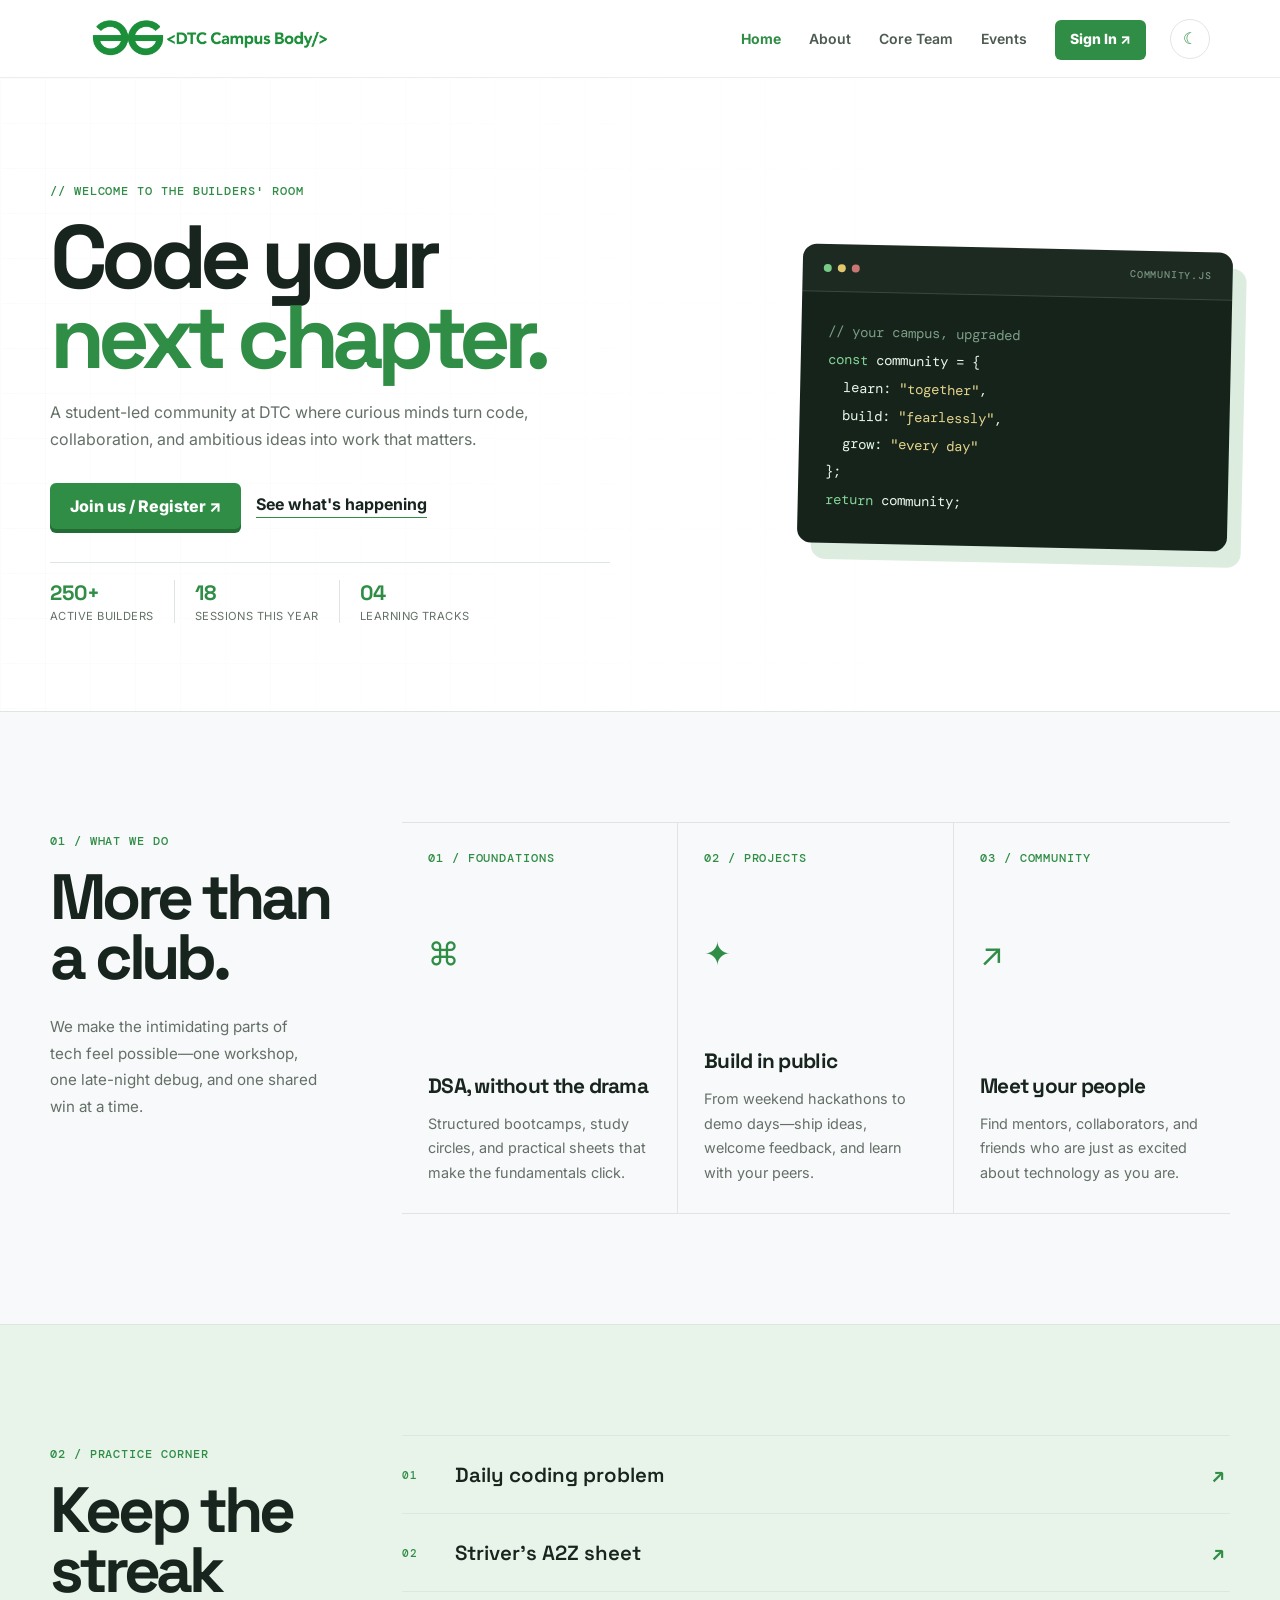
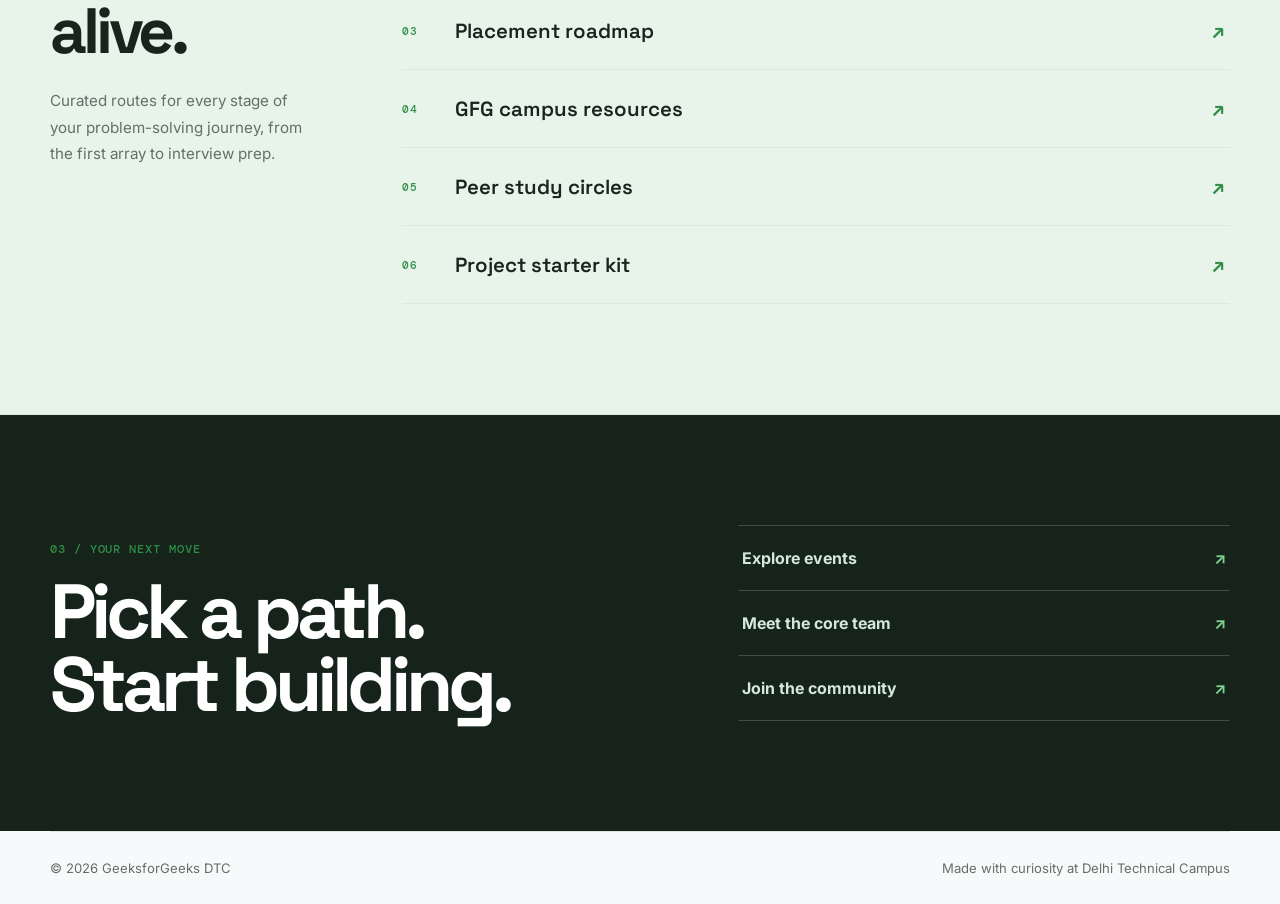
<file: index.html>
<!doctype html>
<html lang="en">
<head>
  <meta charset="utf-8">
  <meta name="viewport" content="width=device-width,initial-scale=1">
  <script src="theme-init.js"></script>
  <title>GeeksforGeeks DTC — Build. Learn. Belong.</title>
  <link rel="icon" href="favicon.svg" type="image/svg+xml">
  <link rel="stylesheet" href="styles.css">
  <link rel="stylesheet" href="home.css?v=20261012-1">
</head>
<body class="home-page">
  <header class="nav">
    <div class="wrap nav-inner">
      <a class="brand" href="index.html"><span class="brand-mark">G</span><span>GeeksforGeeks DTC<small>coding society · est. 2022</small></span></a>
      <button class="menu" aria-label="Toggle navigation">☰</button>
      <nav class="nav-links">
        <a class="active" href="index.html">Home</a>
        <a href="about.html">About</a>
        <a href="team.html">Core Team</a>
        <a href="events.html">Events</a>
        <a class="nav-cta" href="login.html">Join the club ↗</a>
      </nav>
    </div>
  </header>

  <main>
    <section class="hero">
      <div class="wrap hero-inner">
        <div class="hero-content">
          <p class="eyebrow mono">// welcome to the builders' room</p>
          <h1 class="display">Code your<br><em>next chapter.</em></h1>
          <p class="hero-copy">A student-led community at DTC where curious minds turn code, collaboration, and ambitious ideas into work that matters.</p>
          <div class="hero-actions"><a class="button" href="login.html">Join us / Register ↗</a><a class="text-link" href="events.html">See what's happening</a></div>
        </div>
        <div class="terminal" aria-label="Community values shown as code">
          <div class="terminal-top"><i></i><i></i><i></i><span class="mono">community.js</span></div>
          <div class="code"><span class="comment">// your campus, upgraded</span><br><span class="key">const</span> community = {<br>&nbsp;&nbsp;learn: <span class="str">"together"</span>,<br>&nbsp;&nbsp;build: <span class="str">"fearlessly"</span>,<br>&nbsp;&nbsp;grow: <span class="str">"every day"</span><br>};<br><span class="key">return</span> community;</div>
        </div>
      </div>
    </section>

    <section class="home-section home-purpose">
      <div class="wrap home-section-grid">
        <header class="home-section-heading"><p class="eyebrow mono">01 / what we do</p><h2 class="display">More than<br>a club.</h2><p>We make the intimidating parts of tech feel possible—one workshop, one late-night debug, and one shared win at a time.</p></header>
        <div class="home-cards">
          <article class="home-card"><span class="mono">01 / foundations</span><div class="home-card-mark">⌘</div><h3>DSA, without the drama</h3><p>Structured bootcamps, study circles, and practical sheets that make the fundamentals click.</p></article>
          <article class="home-card"><span class="mono">02 / projects</span><div class="home-card-mark">✦</div><h3>Build in public</h3><p>From weekend hackathons to demo days—ship ideas, welcome feedback, and learn with your peers.</p></article>
          <article class="home-card"><span class="mono">03 / community</span><div class="home-card-mark">↗</div><h3>Meet your people</h3><p>Find mentors, collaborators, and friends who are just as excited about technology as you are.</p></article>
        </div>
      </div>
    </section>

    <section class="home-section home-practice">
      <div class="wrap home-section-grid">
        <header class="home-section-heading"><p class="eyebrow mono">02 / practice corner</p><h2 class="display">Keep the<br>streak alive.</h2><p>Curated routes for every stage of your problem-solving journey, from the first array to interview prep.</p></header>
        <div class="home-resources">
          <a href="#"><span><b class="mono">01</b>Daily coding problem</span><i>↗</i></a>
          <a href="#"><span><b class="mono">02</b>Striver's A2Z sheet</span><i>↗</i></a>
          <a href="#"><span><b class="mono">03</b>Placement roadmap</span><i>↗</i></a>
          <a href="#"><span><b class="mono">04</b>GFG campus resources</span><i>↗</i></a>
          <a href="#"><span><b class="mono">05</b>Peer study circles</span><i>↗</i></a>
          <a href="#"><span><b class="mono">06</b>Project starter kit</span><i>↗</i></a>
        </div>
      </div>
    </section>

    <section class="home-cta">
      <div class="wrap home-cta-grid">
        <div><p class="eyebrow mono">03 / your next move</p><h2 class="display">Pick a path.<br>Start building.</h2></div>
        <div class="home-cta-links"><a href="events.html"><span>Explore events</span><i>↗</i></a><a href="team.html"><span>Meet the core team</span><i>↗</i></a><a href="login.html"><span>Join the community</span><i>↗</i></a></div>
      </div>
    </section>
  </main>

  <footer class="wrap"><span>© 2026 GeeksforGeeks DTC</span><span>Made with curiosity at Delhi Technical Campus</span></footer>
  <script src="script.js?v=20261012-7"></script>
</body>
</html>
</file>
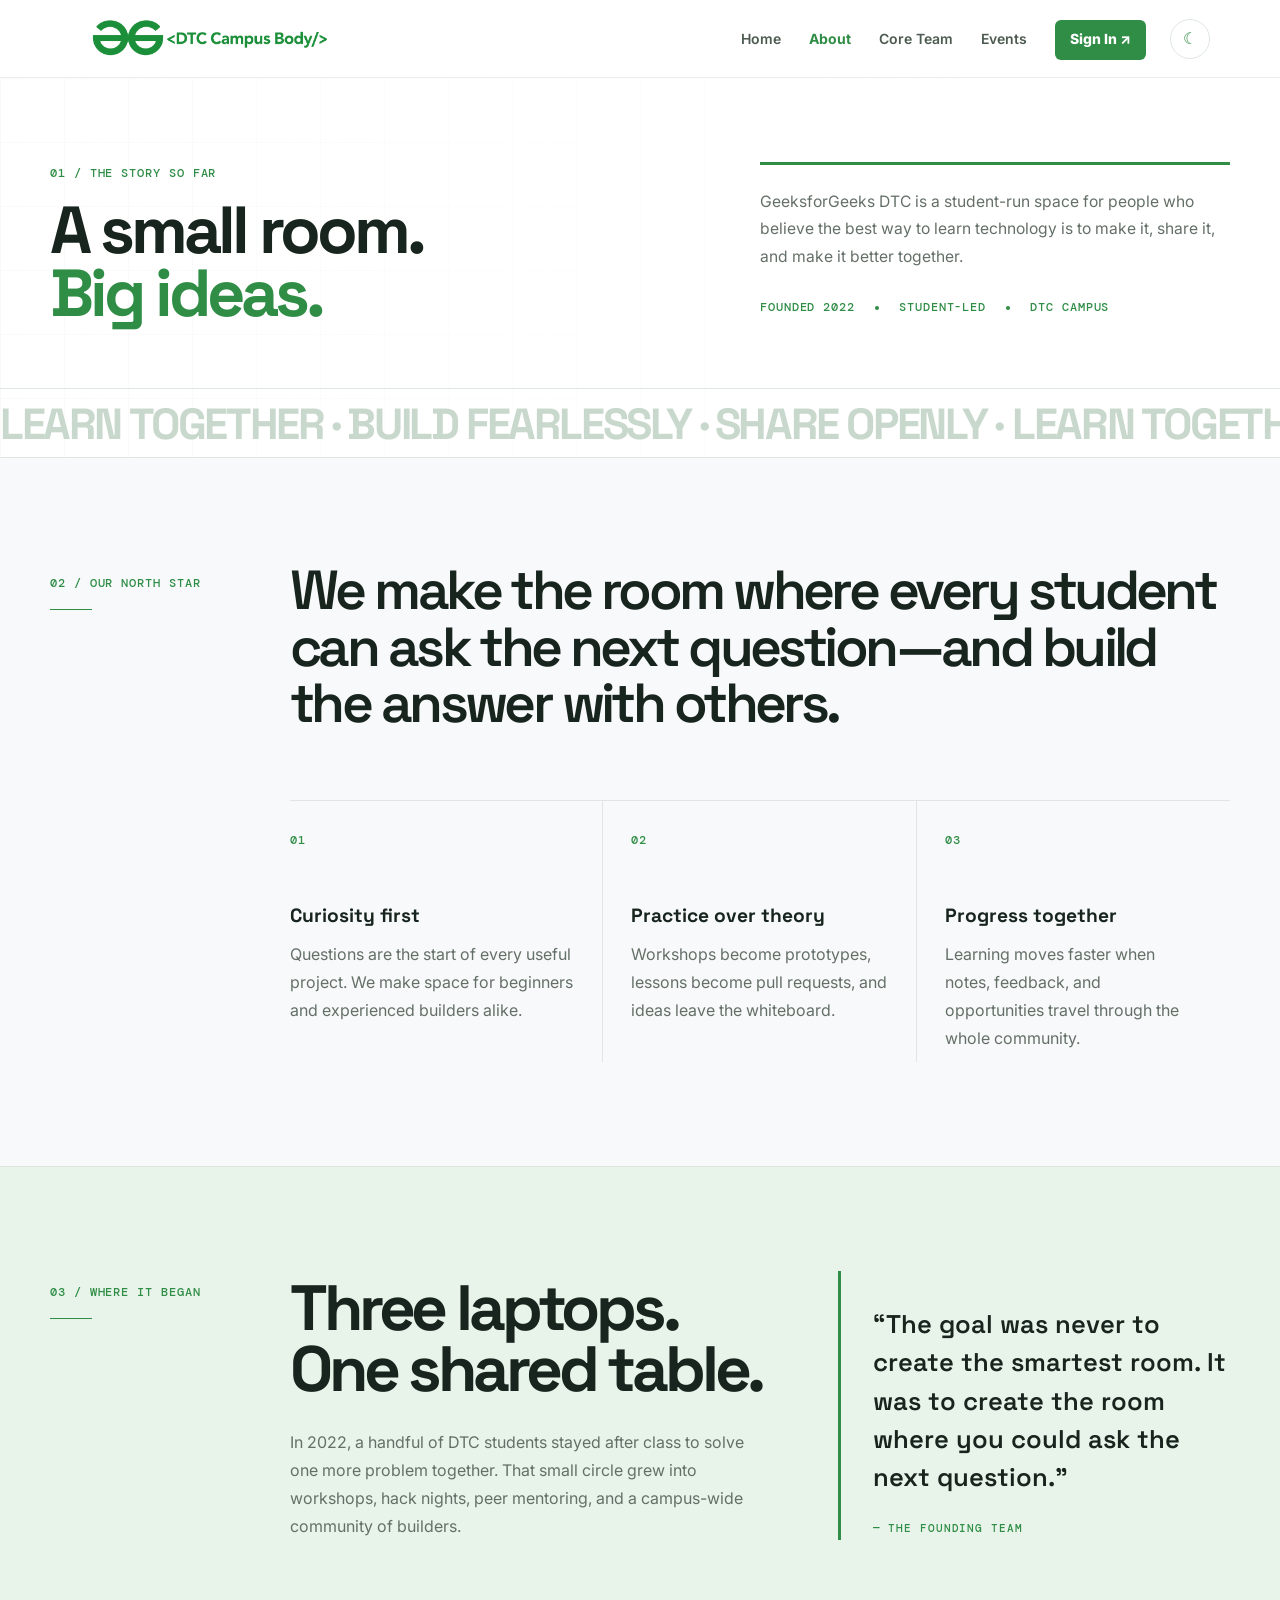
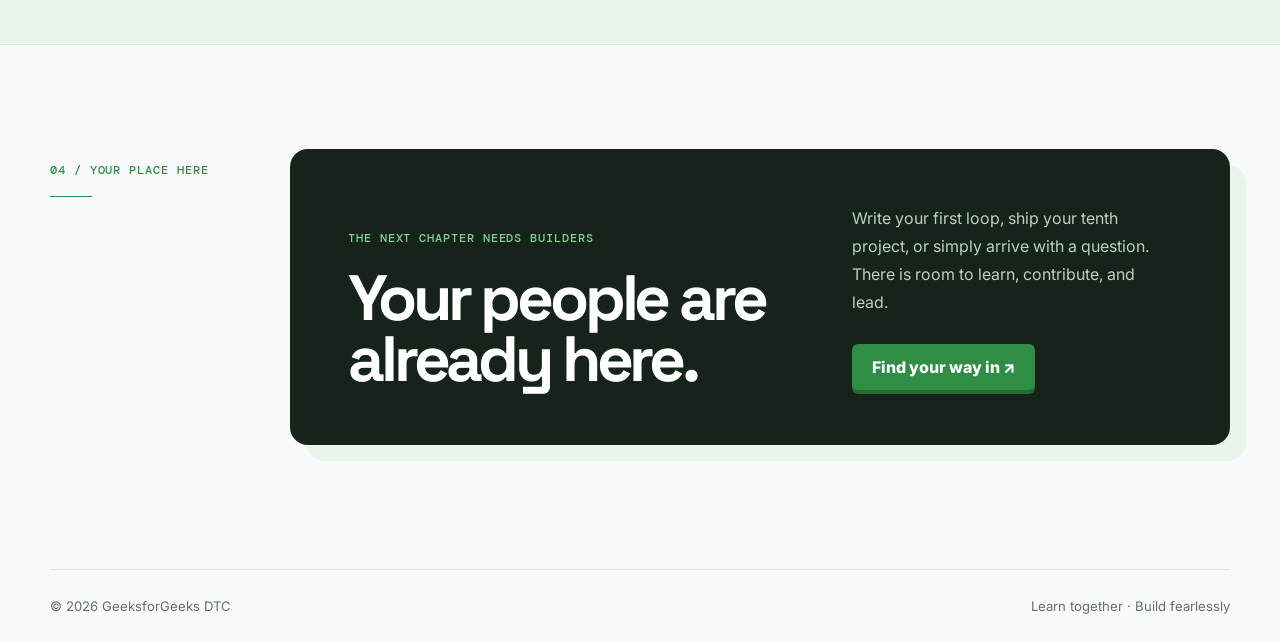
<file: about.html>
<!doctype html>
<html lang="en">
<head>
  <meta charset="utf-8">
  <meta name="viewport" content="width=device-width,initial-scale=1">
  <title>About — GeeksforGeeks DTC</title>
  <link rel="icon" href="favicon.svg" type="image/svg+xml">
  <link rel="stylesheet" href="styles.css">
  <link rel="stylesheet" href="about.css?v=20261012-1">
  <link rel="stylesheet" href="about-type-fix.css?v=20261012-1">
</head>
<body class="about-page">
  <header class="nav">
    <div class="wrap nav-inner">
      <a class="brand" href="index.html"><span class="brand-mark">G</span><span>GeeksforGeeks DTC<small>coding society · est. 2022</small></span></a>
      <button class="menu" aria-label="Toggle navigation">☰</button>
      <nav class="nav-links">
        <a href="index.html">Home</a>
        <a class="active" href="about.html">About</a>
        <a href="team.html">Core Team</a>
        <a href="events.html">Events</a>
        <a class="nav-cta" href="login.html">Join the club ↗</a>
      </nav>
    </div>
  </header>

  <main>
    <section class="about-hero">
      <div class="wrap about-hero-grid">
        <div class="about-hero-copy">
          <p class="eyebrow mono">01 / the story so far</p>
          <h1 class="display">A small room.<br><span>Big ideas.</span></h1>
        </div>
        <div class="about-intro">
          <p>GeeksforGeeks DTC is a student-run space for people who believe the best way to learn technology is to make it, share it, and make it better together.</p>
          <div class="about-meta mono"><span>Founded 2022</span><span>Student-led</span><span>DTC Campus</span></div>
        </div>
      </div>
      <div class="about-marquee" aria-hidden="true"><span>LEARN TOGETHER · BUILD FEARLESSLY · SHARE OPENLY · </span><span>LEARN TOGETHER · BUILD FEARLESSLY · SHARE OPENLY · </span></div>
    </section>

    <section class="about-section about-mission">
      <div class="wrap about-grid">
        <div class="about-label"><span class="mono">02 / our north star</span></div>
        <div>
          <p class="about-manifesto">We make the room where every student can ask the next question—and build the answer with others.</p>
          <div class="about-pillars">
            <article><span class="mono">01</span><h2>Curiosity first</h2><p>Questions are the start of every useful project. We make space for beginners and experienced builders alike.</p></article>
            <article><span class="mono">02</span><h2>Practice over theory</h2><p>Workshops become prototypes, lessons become pull requests, and ideas leave the whiteboard.</p></article>
            <article><span class="mono">03</span><h2>Progress together</h2><p>Learning moves faster when notes, feedback, and opportunities travel through the whole community.</p></article>
          </div>
        </div>
      </div>
    </section>

    <section class="about-section about-origin">
      <div class="wrap about-grid">
        <div class="about-label"><span class="mono">03 / where it began</span></div>
        <div class="origin-layout">
          <div>
            <h2 class="display">Three laptops.<br>One shared table.</h2>
            <p>In 2022, a handful of DTC students stayed after class to solve one more problem together. That small circle grew into workshops, hack nights, peer mentoring, and a campus-wide community of builders.</p>
          </div>
          <blockquote>“The goal was never to create the smartest room. It was to create the room where you could ask the next question.”<cite class="mono">— the founding team</cite></blockquote>
        </div>
      </div>
    </section>

    <section class="about-section about-join">
      <div class="wrap about-grid">
        <div class="about-label"><span class="mono">04 / your place here</span></div>
        <div class="join-panel">
          <div><p class="mono">The next chapter needs builders</p><h2 class="display">Your people are<br>already here.</h2></div>
          <div class="join-copy"><p>Write your first loop, ship your tenth project, or simply arrive with a question. There is room to learn, contribute, and lead.</p><a class="button" href="login.html">Find your way in ↗</a></div>
        </div>
      </div>
    </section>
  </main>

  <footer class="wrap"><span>© 2026 GeeksforGeeks DTC</span><span>Learn together · Build fearlessly</span></footer>
  <script src="script.js?v=20261012-6"></script>
</body>
</html>
</file>
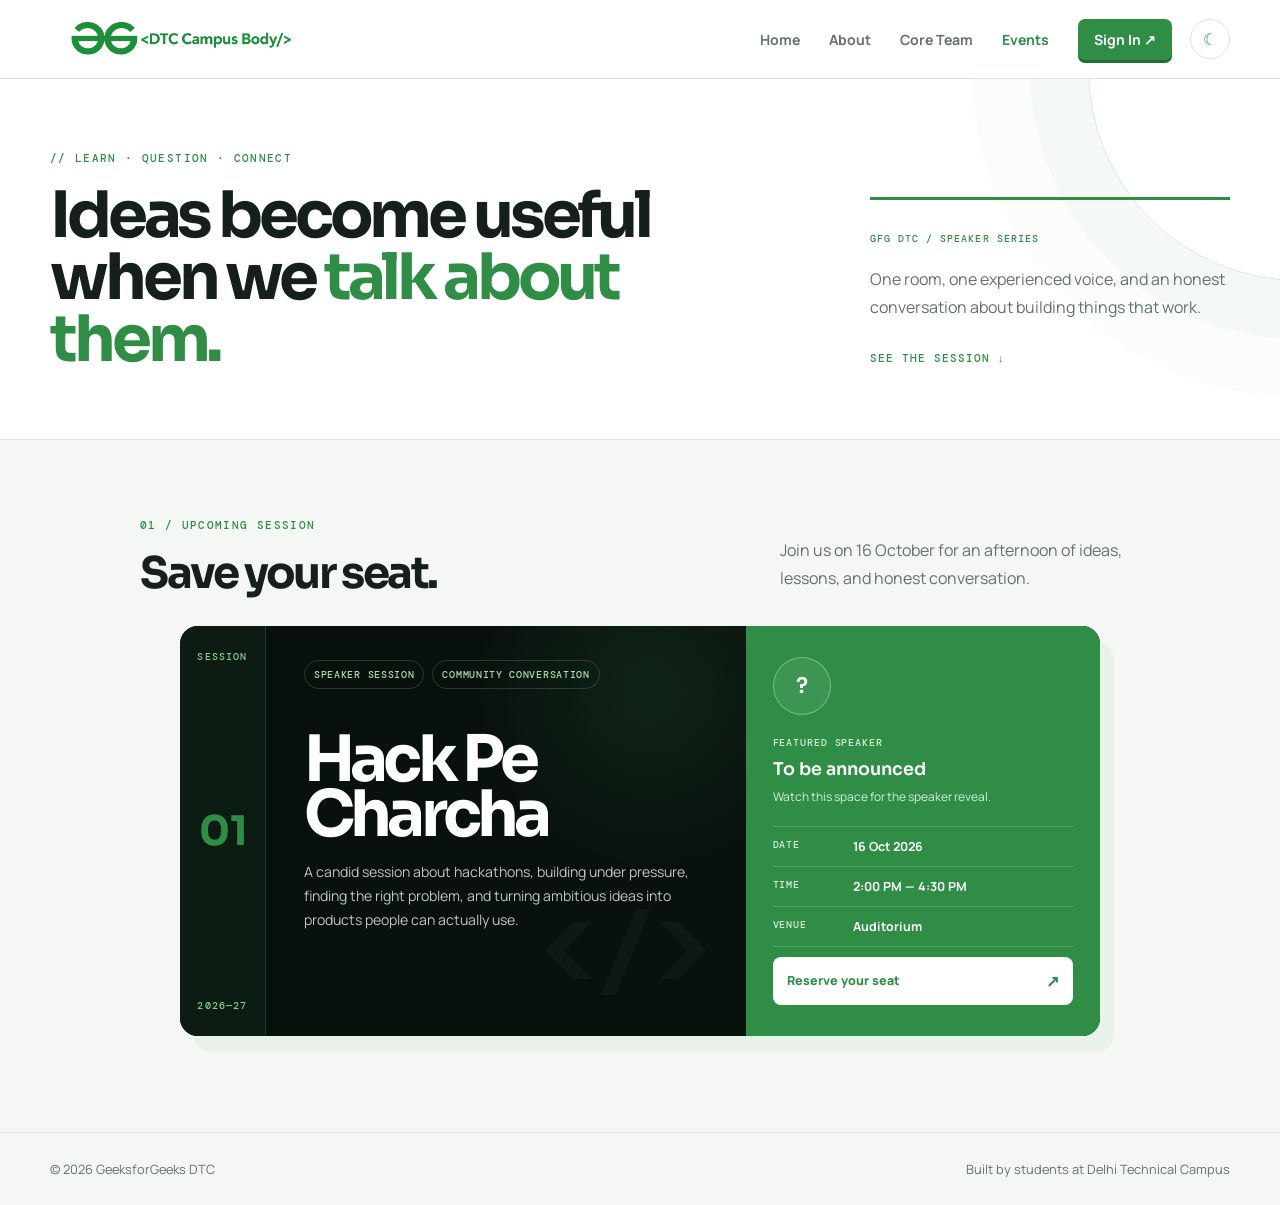
<file: events.html>
<!doctype html>
<html lang="en">
<head>
  <meta charset="utf-8">
  <meta name="viewport" content="width=device-width,initial-scale=1">
  <script src="theme-init.js"></script>
  <meta name="description" content="Hack Pe Charcha — a GeeksforGeeks DTC speaker session.">
  <title>Events — GeeksforGeeks DTC</title>
  <link rel="icon" href="favicon.svg" type="image/svg+xml">
  <link rel="preconnect" href="https://fonts.googleapis.com">
  <link rel="preconnect" href="https://fonts.gstatic.com" crossorigin>
  <link href="https://fonts.googleapis.com/css2?family=DM+Mono:wght@400;500&family=Manrope:wght@400;500;600;700;800&family=Sora:wght@500;600;700&display=swap" rel="stylesheet">
  <link rel="stylesheet" href="events-page.css?v=20261012-1">
  <link rel="stylesheet" href="event-compact.css?v=20261012-1">
  <link rel="stylesheet" href="event-type-fix.css?v=20261012-1">
</head>
<body>
  <header class="event-nav">
    <div class="event-wrap event-nav-inner">
      <a class="event-brand" href="index.html"><img src="dtc-campus-body-logo.png" alt="DTC Campus Body"></a>
      <nav class="event-nav-links"><a href="index.html">Home</a><a href="about.html">About</a><a href="team.html">Core Team</a><a class="active" href="events.html">Events</a><a class="sign-in" href="login.html">Sign In ↗</a></nav>
      <button id="theme-button" class="theme-button" aria-label="Toggle color theme">☾</button>
      <button id="menu-button" class="menu-button" aria-label="Toggle navigation">☰</button>
    </div>
    <nav id="mobile-nav" class="mobile-nav hidden"><a href="index.html">Home</a><a href="about.html">About</a><a href="team.html">Core Team</a><a class="active" href="events.html">Events</a><a class="sign-in" href="login.html">Sign In ↗</a></nav>
  </header>

  <main>
    <section class="event-hero">
      <div class="event-wrap event-hero-grid">
        <div>
          <p class="event-kicker">// learn · question · connect</p>
          <h1>Ideas become useful when we <span>talk about them.</span></h1>
        </div>
        <div class="event-hero-note"><span>GFG DTC / Speaker Series</span><p>One room, one experienced voice, and an honest conversation about building things that work.</p><a href="#event-list">See the session ↓</a></div>
      </div>
    </section>

    <section id="event-list" class="event-showcase">
      <div class="event-wrap">
        <header class="event-section-head"><div><p class="event-kicker">01 / upcoming session</p><h2>Save your seat.</h2></div><p>Join us on 16 October for an afternoon of ideas, lessons, and honest conversation.</p></header>

        <article class="event-card" data-status="upcoming">
          <div class="event-card-index"><span>SESSION</span><strong>01</strong><small>2026—27</small></div>
          <div class="event-card-main">
            <div class="event-tags"><span>Speaker session</span><span>Community conversation</span></div>
            <h3>Hack Pe<br>Charcha</h3>
            <p>A candid session about hackathons, building under pressure, finding the right problem, and turning ambitious ideas into products people can actually use.</p>
          </div>
          <div class="event-card-meta">
            <div class="speaker-avatar" aria-hidden="true">?</div>
            <div class="speaker-copy"><span>Featured speaker</span><strong>To be announced</strong><p>Watch this space for the speaker reveal.</p></div>
            <dl><div><dt>Date</dt><dd>16 Oct 2026</dd></div><div><dt>Time</dt><dd>2:00 PM — 4:30 PM</dd></div><div><dt>Venue</dt><dd>Auditorium</dd></div></dl>
            <a class="event-cta" href="login.html">Reserve your seat <span>↗</span></a>
          </div>
        </article>
      </div>
    </section>
  </main>

  <footer><div class="event-wrap"><span>© 2026 GeeksforGeeks DTC</span><span>Built by students at Delhi Technical Campus</span></div></footer>
  <script src="events.js?v=20261012-4"></script>
</body>
</html>
</file>
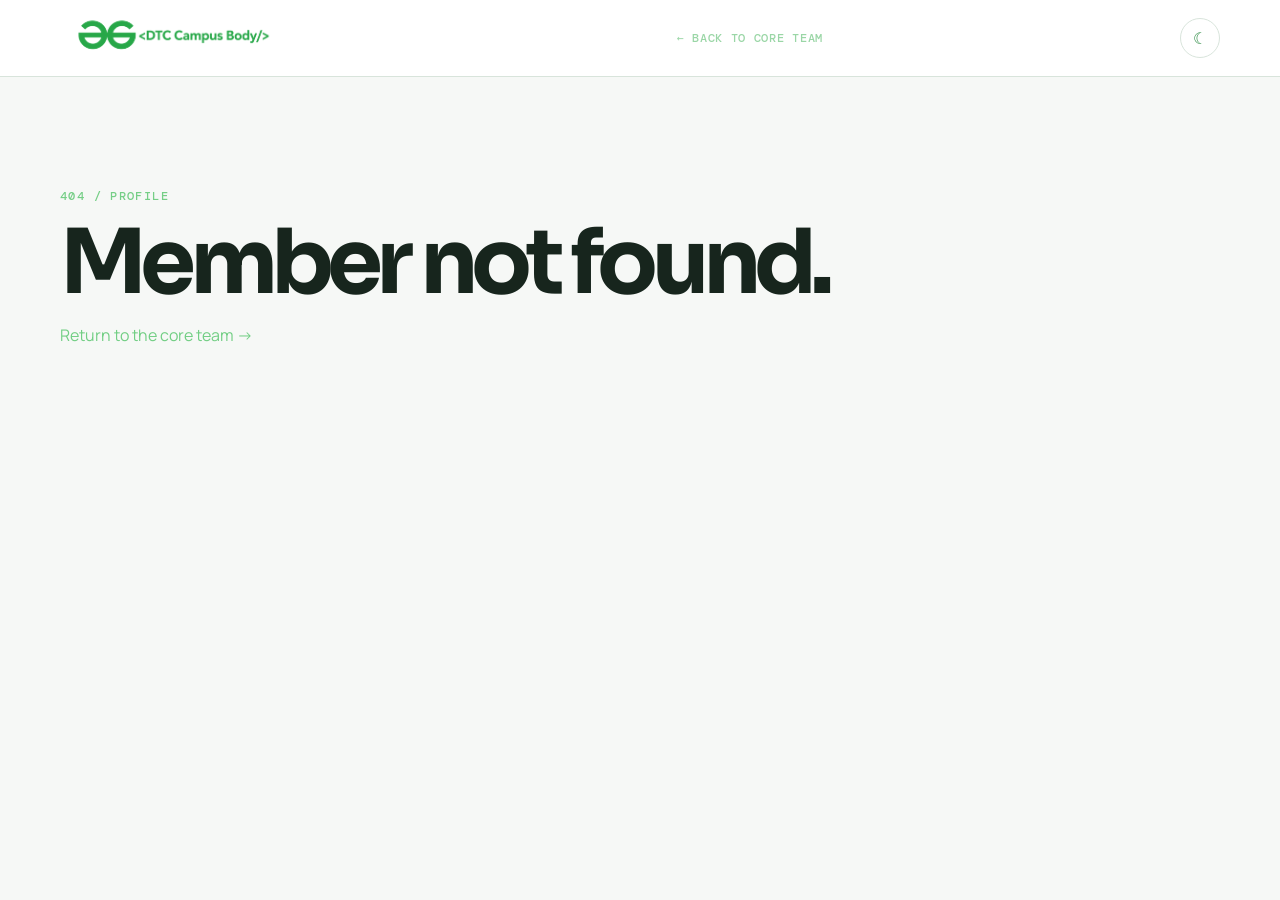
<file: member.html>
<!doctype html>
<html lang="en">
<head>
  <meta charset="utf-8">
  <meta name="viewport" content="width=device-width,initial-scale=1">
  <script src="theme-init.js"></script>
  <title>Core Team Member — GeeksforGeeks DTC</title>
  <link rel="icon" href="favicon.svg" type="image/svg+xml">
  <link rel="preconnect" href="https://fonts.googleapis.com">
  <link rel="preconnect" href="https://fonts.gstatic.com" crossorigin>
  <link href="https://fonts.googleapis.com/css2?family=DM+Mono:wght@400;500&family=Manrope:wght@400;500;600;700;800&family=Sora:wght@500;600;700&display=swap" rel="stylesheet">
  <style>
    :root{--green:#2f8d46;--dark:#07110a;--muted:#9aaba0;--line:#26352b}*{box-sizing:border-box}body{margin:0;background:var(--dark);color:#fff;font-family:Manrope,sans-serif}a{color:inherit;text-decoration:none}.wrap{width:min(1160px,calc(100% - 40px));margin:auto}.nav{border-bottom:1px solid var(--line);background:#07110aeb;backdrop-filter:blur(14px);position:sticky;top:0;z-index:10}.nav-inner{height:76px;display:flex;align-items:center;justify-content:space-between}.logo{height:54px;width:260px;object-fit:cover;filter:brightness(0) saturate(100%) invert(50%) sepia(18%) saturate(1591%) hue-rotate(83deg)}.back{font:500 .72rem 'DM Mono',monospace;letter-spacing:.06em;text-transform:uppercase;color:#9ad6a6}.profile{min-height:calc(100vh - 76px);display:grid;grid-template-columns:minmax(330px,.82fr) 1fr;gap:72px;align-items:center;padding:68px 0}.portrait{position:relative;aspect-ratio:3/4;border:1px solid #2f8d4666;border-radius:22px;overflow:hidden;background:linear-gradient(145deg,#173b22,#09140c);box-shadow:25px 25px 0 #0d2113}.portrait img{width:100%;height:100%;object-fit:cover;object-position:center;transition:transform .65s cubic-bezier(.2,.8,.2,1)}.portrait:hover img{transform:scale(1.045)}.initials{height:100%;display:grid;place-items:center;font:700 clamp(5rem,12vw,10rem) Sora;color:#70c982}.eyebrow{font:500 .72rem 'DM Mono';letter-spacing:.12em;text-transform:uppercase;color:#75ce86}.role{display:inline-flex;margin-top:22px;padding:8px 11px;border-radius:6px;background:#122219;color:#6bd17f;font:500 .68rem 'DM Mono';letter-spacing:.08em;text-transform:uppercase}.name{margin:18px 0 20px;font:700 clamp(3rem,7vw,6.8rem)/.92 Sora,sans-serif;letter-spacing:-.075em}.bio{max-width:620px;color:var(--muted);font-size:1.08rem;line-height:1.8}.quote{margin:34px 0 38px;padding-left:20px;border-left:3px solid var(--green);font:500 1rem/1.7 'DM Mono';color:#e5eee7}.links{display:flex;gap:12px;flex-wrap:wrap}.action{display:flex;align-items:center;justify-content:space-between;gap:28px;min-width:168px;padding:15px 17px;border:1px solid var(--line);border-radius:10px;color:#b8c6bb;font-weight:800;transition:.25s}.action.available:hover{background:var(--green);border-color:var(--green);color:#fff;transform:translateY(-3px)}.action.unavailable{opacity:.38;cursor:not-allowed}.not-found{padding:100px 0}.not-found a{color:#72ce84}@media(max-width:800px){.profile{grid-template-columns:1fr;gap:45px;padding:40px 0 70px}.portrait{max-height:620px}.logo{width:210px}.name{font-size:3.3rem}.links{display:grid;grid-template-columns:1fr}.action{width:100%}}
    .theme-button{display:grid;place-items:center;width:40px;height:40px;border:1px solid var(--line);border-radius:50%;background:#0b160e;color:#64c778;font-size:1rem;cursor:pointer;transition:transform .25s,background .25s}.theme-button:hover{transform:rotate(16deg)}
    html:not(.dark) body{background:#f6f8f6;color:#17251d}html:not(.dark) .nav{background:#fffffff0;border-color:#d8e4db}html:not(.dark) .theme-button{background:#fff;border-color:#d8e4db;color:#2f8d46}html:not(.dark) .bio{color:#637168}html:not(.dark) .quote{color:#26382b}html:not(.dark) .action{color:#47604e;border-color:#d8e4db}html:not(.dark) .portrait{box-shadow:25px 25px 0 #dcecdf}
  </style>
</head>
<body>
  <header class="nav"><div class="wrap nav-inner"><a href="index.html"><img class="logo" src="dtc-campus-body-logo.png" alt="DTC Campus Body"></a><a class="back" href="team.html">← Back to core team</a><button id="theme-button" class="theme-button" type="button" aria-label="Switch color theme">☾</button></div></header>
  <main id="profile-root" class="wrap"></main>
  <script src="member-profile.js?v=20261012-5"></script>
</body>
</html>
</file>
<file: styles.css>
@import url('https://fonts.googleapis.com/css2?family=DM+Mono:wght@400;500&family=Inter:wght@400;500;600;700;800&family=Space+Grotesk:wght@500;600;700&display=swap');
:root{--gfg:#2f8d46;--gfg-dark:#1c5f31;--ink:#18251e;--muted:#647067;--bg:#f8f9fa;--white:#fff;--line:#dfe6e1;--soft:#e8f4ea;--dark:#15231b}*{box-sizing:border-box}html{scroll-behavior:smooth}body{margin:0;background:var(--bg);color:var(--ink);font-family:Inter,Arial,sans-serif}a{color:inherit;text-decoration:none;transition:.25s ease}.wrap{width:min(1180px,calc(100% - 40px));margin:auto}.mono{font:500 .72rem 'DM Mono',monospace;letter-spacing:.08em;text-transform:uppercase}.display{font-family:'Space Grotesk',sans-serif;letter-spacing:-.065em;line-height:.95}.eyebrow{color:var(--gfg);margin-bottom:18px}.nav{height:78px;background:#ffffffed;border-bottom:1px solid var(--line);backdrop-filter:blur(14px);position:sticky;top:0;z-index:20}.nav-inner{height:100%;display:flex;align-items:center;justify-content:space-between}.brand{display:flex;align-items:center;min-width:270px}.nav-links{display:flex;align-items:center;gap:26px;color:#4c5a50;font-size:.88rem}.nav-links a:hover,.nav-links a.active{color:var(--gfg);font-weight:700}.nav-cta,.button{background:var(--gfg);color:#fff;border:0;border-radius:6px;padding:13px 20px;font-weight:800;display:inline-flex;align-items:center;gap:9px;cursor:pointer;transition:.3s;box-shadow:0 4px 0 #236c35}.nav-cta:hover,.button:hover{background:var(--gfg-dark);transform:translateY(-2px);box-shadow:0 7px 16px #2f8d4635}.menu{display:none;border:0;background:none;font-size:1.5rem;color:var(--ink);cursor:pointer}.site-logo{width:270px;height:auto;max-height:70px;object-fit:contain;object-position:left center}.hero{padding:100px 0 92px;position:relative;overflow:hidden;background:var(--white);border-bottom:1px solid var(--line)}.hero:before{content:'';position:absolute;inset:0;background-image:linear-gradient(#dce8df 1px,transparent 1px),linear-gradient(90deg,#dce8df 1px,transparent 1px);background-size:45px 45px;mask-image:linear-gradient(90deg,#0005,transparent 72%);opacity:.38}.hero-inner{position:relative;display:grid;grid-template-columns:1.1fr .9fr;gap:65px;align-items:center}.hero h1{font-size:clamp(3.8rem,7.5vw,7.6rem);margin:0 0 25px}.hero h1 em,.page-hero em{font-style:normal;color:var(--gfg)}.hero-copy{color:var(--muted);font-size:1.08rem;line-height:1.7;max-width:530px;margin:0 0 30px}.hero-actions{display:flex;gap:15px;align-items:center}.text-link{font-weight:700;border-bottom:1px solid var(--gfg);padding-bottom:3px}.terminal{max-width:410px;justify-self:end;background:var(--dark);color:#e7f7e9;border-radius:10px;padding:25px;box-shadow:18px 18px 0 #dcecdf;transform:rotate(2deg)}.terminal-top{display:flex;gap:6px;border-bottom:1px solid #fff2;padding-bottom:16px;margin-bottom:16px}.terminal-top i{width:8px;height:8px;border-radius:50%;background:#79ca86}.terminal-top i:nth-child(2){background:#e0c76d}.terminal-top i:nth-child(3){background:#ca7774}.code{font:14px/2 'DM Mono',monospace}.code .key{color:#84d494}.code .str{color:#e3d38c}.code .comment{color:#7c9d83}.section{padding:98px 0}.section-head{display:flex;justify-content:space-between;align-items:end;margin-bottom:38px}.section h2{font-size:clamp(2.4rem,4vw,4.5rem);margin:8px 0 0}.section-intro{color:var(--muted);max-width:430px;line-height:1.7}.cards{display:grid;grid-template-columns:repeat(3,1fr);gap:18px}.card,.person,.achievement{background:var(--white);border:1px solid var(--line);border-radius:9px;transition:transform .3s,box-shadow .3s}.card:hover,.person:hover,.achievement:hover{transform:translateY(-5px);box-shadow:0 15px 32px #1d5e3212}.card{padding:26px}.card .icon{font-size:1.8rem;margin-bottom:40px}.card h3{font-size:1.18rem;margin:0 0 10px}.card p,.event p{color:var(--muted);line-height:1.65;margin:0}.event-controls{display:flex;gap:8px;margin-bottom:20px;flex-wrap:wrap}.filter-tab{background:var(--white);border:1px solid var(--line);border-radius:999px;padding:10px 16px;color:var(--muted);font-weight:700;cursor:pointer;transition:.25s}.filter-tab:hover,.filter-tab.active{background:var(--gfg);border-color:var(--gfg);color:#fff}.events-list{display:grid;grid-template-columns:repeat(3,1fr);gap:18px}.event{background:var(--white);border:1px solid var(--line);border-radius:9px;padding:24px;display:flex;flex-direction:column;min-height:310px;transition:.3s}.event:hover{transform:translateY(-5px);box-shadow:0 15px 32px #1d5e3212}.event.hidden{display:none}.badge{display:inline-flex;align-self:flex-start;background:var(--soft);color:var(--gfg-dark);border-radius:4px;padding:6px 9px;font:500 .68rem 'DM Mono';text-transform:uppercase}.event h3{font-size:1.25rem;margin:18px 0 10px}.event-meta{color:var(--muted);font-size:.82rem;line-height:1.7;margin-bottom:14px}.event-footer{display:flex;justify-content:space-between;align-items:center;gap:14px;margin-top:auto;padding-top:20px;border-top:1px solid var(--line)}.event-footer a{font-size:.82rem;color:var(--gfg);font-weight:800}.register{padding:10px 13px;background:var(--gfg);color:#fff;border-radius:5px;font-size:.78rem;font-weight:800}.register:hover{background:var(--gfg-dark)}.practice{background:var(--soft)}.link-grid,.achievement-grid{display:grid;grid-template-columns:repeat(3,1fr);gap:18px}.resource-link{background:var(--white);border:1px solid #cfe4d2;border-radius:8px;padding:20px;display:flex;justify-content:space-between;align-items:center;font-weight:700;transition:.3s}.resource-link span{color:var(--gfg);font-size:1.25rem}.resource-link:hover{background:var(--gfg);color:#fff;transform:translateY(-4px);box-shadow:0 12px 25px #2f8d4625}.resource-link:hover span{color:#fff}.achievement{padding:25px}.achievement .score{font:500 2.4rem 'Space Grotesk';color:var(--gfg);margin-bottom:28px}.achievement h3{margin:0 0 7px}.achievement p{color:var(--muted);font-size:.9rem;line-height:1.6;margin:0}.quick{background:var(--dark);color:#fff;padding:80px 0}.quick-grid{display:grid;grid-template-columns:repeat(3,1fr);gap:1px;background:#ffffff26;margin-top:35px}.quick a{padding:25px;background:var(--dark);display:flex;justify-content:space-between;color:#cfe8d3}.quick a:hover{background:var(--gfg)}footer{padding:28px 0;border-top:1px solid var(--line);color:var(--muted);font-size:.82rem;display:flex;justify-content:space-between}.page-hero{padding:90px 0 80px;background:var(--white);border-bottom:1px solid var(--line)}.page-hero h1{font-size:clamp(3.5rem,7vw,7rem);max-width:900px;margin:18px 0}.page-hero p{font-size:1.15rem;color:var(--muted);max-width:650px;line-height:1.7}.split{display:grid;grid-template-columns:1fr 1fr;gap:80px;align-items:start}.copy h2{font-size:2.5rem;margin-top:0}.copy p,.copy li{color:var(--muted);line-height:1.8}.manifesto{font-size:clamp(2rem,4vw,4rem);line-height:1.05;margin:0;color:var(--gfg-dark);font-family:'Space Grotesk'}.number-list{border-top:1px solid var(--line)}.number-list div{display:grid;grid-template-columns:70px 1fr;border-bottom:1px solid var(--line);padding:21px 0}.number-list b{color:var(--gfg);font-family:'DM Mono'}.number-list strong{font-size:1.15rem}.history{background:var(--soft)}.quote{border-left:4px solid var(--gfg);padding:10px 0 10px 24px;font-size:1.45rem;font-weight:700;line-height:1.4}.team-grid{display:grid;grid-template-columns:repeat(3,1fr);gap:18px}.person{overflow:hidden}.avatar{height:225px;background:var(--soft);display:grid;place-items:center;position:relative;overflow:hidden}.avatar:before{content:'';position:absolute;width:170px;height:170px;border-radius:50%;border:1px solid #2f8d4630}.avatar span{width:90px;height:90px;border-radius:50%;background:var(--gfg);color:#fff;display:grid;place-items:center;font:700 1.7rem 'Space Grotesk';position:relative}.person-info{padding:22px}.person-info h3{margin:0 0 5px;font-size:1.2rem}.role{color:var(--gfg);font:500 .7rem 'DM Mono';text-transform:uppercase}.person-info p{color:var(--muted);line-height:1.6;font-size:.9rem;min-height:45px}.socials{display:flex;gap:9px;border-top:1px solid var(--line);padding-top:15px;font-size:.76rem;font-weight:700;color:var(--gfg);flex-wrap:wrap}.socials a{border:1px solid #cfe4d2;border-radius:4px;padding:6px 8px}.socials a:hover{background:var(--gfg);color:#fff}.reveal{opacity:0;transform:translateY(18px);transition:opacity .6s ease,transform .6s ease}.reveal.is-visible{opacity:1;transform:translateY(0)}@media(max-width:800px){.wrap{width:min(100% - 30px,600px)}.nav-links{display:none;position:absolute;top:78px;left:0;right:0;background:var(--white);padding:20px;flex-direction:column;align-items:stretch;border-bottom:1px solid var(--line);box-shadow:0 12px 20px #15231b12}.nav-links.open{display:flex}.menu{display:block}.nav-cta{display:none}.site-logo{width:220px;max-height:58px}.hero{padding:70px 0}.hero-inner,.split{grid-template-columns:1fr;gap:45px}.terminal{justify-self:stretch;transform:none}.cards,.events-list,.team-grid,.achievement-grid,.link-grid{grid-template-columns:1fr}.section{padding:70px 0}.section-head{display:block}.section-intro{margin-top:18px}.quick-grid{grid-template-columns:1fr}.page-hero{padding:65px 0}.page-hero h1{font-size:4rem}footer{display:block;line-height:2}.hero-actions{flex-wrap:wrap}}
</file>
<file: home.css>
.home-page{overflow-x:hidden}.home-page .hero{padding:94px 0 88px}.home-page .hero-inner{grid-template-columns:minmax(0,1.15fr) minmax(330px,.85fr);gap:96px}.home-page .hero-content{min-width:0}.home-page .hero h1{font-size:clamp(4.2rem,7vw,7rem);line-height:.9;max-width:760px}.home-page .hero-copy{max-width:580px}.home-page .terminal{width:100%;max-width:430px;padding:0;overflow:hidden;border-radius:14px;justify-self:end}.home-page .terminal-top{align-items:center;padding:17px 21px;margin:0;background:#ffffff08}.home-page .terminal-top span{margin-left:auto;color:#78927e;font-size:.62rem}.home-page .code{padding:25px 27px 30px}.home-page .hero-stats{max-width:560px!important}.home-section{padding:110px 0;border-bottom:1px solid var(--line)}.home-section-grid{display:grid;grid-template-columns:280px minmax(0,1fr);gap:72px;align-items:start}.home-section-heading{position:sticky;top:118px}.home-section-heading h2{font-size:clamp(3.2rem,5vw,5.5rem);margin:0 0 26px}.home-section-heading>p:last-child{color:var(--muted);font-size:.95rem;line-height:1.75;margin:0;max-width:270px}.home-cards{display:grid;grid-template-columns:repeat(3,minmax(0,1fr));border-top:1px solid var(--line);border-bottom:1px solid var(--line)}.home-card{display:flex;flex-direction:column;min-height:390px;padding:28px 26px;border-right:1px solid var(--line);transition:background .3s,transform .3s}.home-card:last-child{border-right:0}.home-card:hover{background:var(--white);transform:translateY(-5px)}.home-card>.mono{color:var(--gfg)}.home-card-mark{margin:68px 0 auto;color:var(--gfg);font-size:2rem}.home-card h3{font:700 1.3rem 'Space Grotesk',sans-serif;letter-spacing:-.035em;margin:0 0 13px}.home-card p{color:var(--muted);line-height:1.7;font-size:.9rem;margin:0}.home-practice{background:var(--soft)}.home-resources{border-top:1px solid var(--line)}.home-resources a{display:flex;align-items:center;justify-content:space-between;min-height:78px;border-bottom:1px solid var(--line);padding:0 5px 0 0;font:600 clamp(1.05rem,1.6vw,1.35rem) 'Space Grotesk',sans-serif;transition:padding .25s,color .25s}.home-resources a:hover{padding-left:15px;color:var(--gfg)}.home-resources span{display:flex;align-items:center;gap:25px}.home-resources b{width:28px;color:var(--gfg);font-size:.67rem}.home-resources i{font-style:normal;color:var(--gfg);transition:transform .25s}.home-resources a:hover i{transform:translate(4px,-4px)}.home-cta{padding:110px 0;background:var(--dark);color:#fff}.home-cta-grid{display:grid;grid-template-columns:1fr .85fr;gap:110px;align-items:end}.home-cta h2{font-size:clamp(3.5rem,6vw,6.5rem);margin:0}.home-cta-links{border-top:1px solid #ffffff30}.home-cta-links a{display:flex;align-items:center;justify-content:space-between;padding:22px 4px;border-bottom:1px solid #ffffff30;color:#d7e6da;font-weight:700}.home-cta-links a:hover{padding-left:14px;color:#8ddd9b}.home-cta-links i{font-style:normal;color:#7fd18e}.home-page footer{margin-top:0}body.dark-theme .home-card:hover{background:#111!important}body.dark-theme .home-practice{background:#111!important}body.dark-theme .home-cta{background:#000!important}@media(max-width:1050px){.home-page .hero-inner{gap:55px}.home-section-grid{grid-template-columns:230px minmax(0,1fr);gap:45px}.home-card{padding:25px 20px}.home-card-mark{margin-top:50px}.home-cta-grid{gap:65px}}@media(max-width:800px){.home-page .hero{padding:65px 0}.home-page .hero-inner{grid-template-columns:1fr;gap:48px}.home-page .terminal{justify-self:stretch;max-width:none}.home-section{padding:78px 0}.home-section-grid{grid-template-columns:1fr;gap:42px}.home-section-heading{position:static}.home-section-heading>p:last-child{max-width:560px}.home-cards{grid-template-columns:1fr}.home-card{min-height:260px;border-right:0;border-bottom:1px solid var(--line)}.home-card:last-child{border-bottom:0}.home-card-mark{margin:42px 0 34px}.home-cta{padding:78px 0}.home-cta-grid{grid-template-columns:1fr;gap:45px}}@media(max-width:520px){.home-page .hero h1{font-size:clamp(3.5rem,17vw,5rem)}.home-page .hero-actions{align-items:flex-start;flex-direction:column}.home-page .hero-stats{display:grid!important;grid-template-columns:repeat(3,1fr)}.home-page .hero-stats div{padding:0 8px!important}.home-page .hero-stats span{line-height:1.35}.home-section-heading h2{font-size:3.6rem}.home-resources span{gap:14px}.home-resources a{min-height:70px;font-size:1rem}.home-cta h2{font-size:3.6rem}}
</file>
<file: about.css>
.about-page{overflow-x:hidden}.about-hero{position:relative;overflow:hidden;background:var(--white);border-bottom:1px solid var(--line);padding:105px 0 0}.about-hero:before{content:'';position:absolute;inset:0;background-image:linear-gradient(var(--line) 1px,transparent 1px),linear-gradient(90deg,var(--line) 1px,transparent 1px);background-size:64px 64px;mask-image:linear-gradient(90deg,#0008,transparent 78%);opacity:.38}.about-hero-grid{position:relative;display:grid;grid-template-columns:minmax(0,1.25fr) minmax(300px,.75fr);gap:88px;align-items:end;padding-bottom:78px}.about-hero-copy h1{font-size:clamp(4.5rem,8vw,8.2rem);margin:0;max-width:820px}.about-hero-copy h1 span{color:var(--gfg)}.about-intro{padding:0 0 11px;border-top:3px solid var(--gfg)}.about-intro>p{margin:23px 0 30px;color:var(--muted);font-size:1.05rem;line-height:1.8}.about-meta{display:flex;flex-wrap:wrap;gap:10px 20px;color:var(--gfg-dark)}.about-meta span{display:flex;align-items:center;gap:20px}.about-meta span:not(:last-child):after{content:'';width:4px;height:4px;border-radius:50%;background:var(--gfg)}.about-marquee{position:relative;display:flex;width:max-content;border-top:1px solid var(--line);color:#c9d8cc;font:700 clamp(2.2rem,5vw,5.4rem)/1 'Space Grotesk',sans-serif;letter-spacing:-.055em;white-space:nowrap;padding:18px 0 12px;animation:about-marquee 28s linear infinite}.about-marquee span{padding-right:.25em}@keyframes about-marquee{to{transform:translateX(-50%)}}.about-section{padding:104px 0;border-bottom:1px solid var(--line)}.about-grid{display:grid;grid-template-columns:180px minmax(0,1fr);gap:60px}.about-label{padding-top:9px;color:var(--gfg);position:relative}.about-label:after{content:'';display:block;width:42px;height:1px;background:var(--gfg);margin-top:18px}.about-manifesto{margin:0 0 68px;max-width:950px;color:var(--ink);font:600 clamp(2.3rem,4.3vw,5rem)/1.03 'Space Grotesk',sans-serif;letter-spacing:-.065em}.about-pillars{display:grid;grid-template-columns:repeat(3,1fr);border-top:1px solid var(--line)}.about-pillars article{min-height:245px;padding:27px 28px 10px 0;border-right:1px solid var(--line)}.about-pillars article+article{padding-left:28px}.about-pillars article:last-child{border-right:0}.about-pillars span{color:var(--gfg)}.about-pillars h2{font:700 1.2rem 'Space Grotesk',sans-serif;margin:55px 0 12px}.about-pillars p,.origin-layout>div>p,.join-copy p{color:var(--muted);line-height:1.75;margin:0}.about-origin{background:var(--soft)}.origin-layout{display:grid;grid-template-columns:1.1fr .9fr;gap:68px;align-items:end}.origin-layout h2{font-size:clamp(3rem,5vw,5.7rem);margin:0 0 28px}.origin-layout>div>p{max-width:590px}.origin-layout blockquote{position:relative;margin:0;padding:34px 0 5px 32px;border-left:3px solid var(--gfg);color:var(--ink);font:600 clamp(1.35rem,2vw,2rem)/1.5 'Space Grotesk',sans-serif}.origin-layout cite{display:block;margin-top:24px;color:var(--gfg);font-style:normal;font-size:.7rem}.about-join{border:0}.join-panel{display:grid;grid-template-columns:1.15fr .85fr;gap:70px;align-items:end;background:var(--dark);color:#fff;border-radius:18px;padding:55px 58px;box-shadow:16px 16px 0 var(--soft)}.join-panel .mono{color:#81d291;margin:0 0 22px}.join-panel h2{font-size:clamp(3rem,5vw,5.7rem);margin:0}.join-copy p{color:#bdd0c1;margin-bottom:28px}.about-page footer{margin-top:20px}body.dark-theme .about-hero{background:#142019}body.dark-theme .about-marquee{color:#2b4232}body.dark-theme .about-origin{background:#16291d}body.dark-theme .join-panel{background:#08110c;box-shadow:16px 16px 0 #244a2d}@media(max-width:900px){.about-hero{padding-top:72px}.about-hero-grid{grid-template-columns:1fr;gap:42px;padding-bottom:54px}.about-intro{max-width:620px}.about-grid{grid-template-columns:1fr;gap:34px}.about-label{display:flex;align-items:center;gap:14px}.about-label:after{margin:0;width:42px}.about-manifesto{margin-bottom:48px}.origin-layout,.join-panel{grid-template-columns:1fr;gap:42px}.join-panel{padding:42px}}@media(max-width:650px){.about-hero-copy h1{font-size:clamp(3.4rem,17vw,5.4rem)}.about-meta{display:grid;gap:9px}.about-meta span:after{display:none!important}.about-marquee{font-size:2.5rem}.about-section{padding:72px 0}.about-pillars{grid-template-columns:1fr}.about-pillars article,.about-pillars article+article{min-height:0;padding:24px 0 28px;border-right:0;border-bottom:1px solid var(--line)}.about-pillars article:last-child{border-bottom:0}.about-pillars h2{margin:28px 0 10px}.origin-layout h2,.join-panel h2{font-size:3.3rem}.origin-layout blockquote{padding-left:22px}.join-panel{padding:34px 26px;border-radius:13px;box-shadow:9px 9px 0 var(--soft)}}@media(prefers-reduced-motion:reduce){.about-marquee{animation:none}}
</file>
<file: about-type-fix.css>
.about-hero{padding-top:76px}.about-hero-grid{grid-template-columns:minmax(0,1.15fr) minmax(300px,.85fr);gap:74px;padding-bottom:62px}.about-hero-copy h1{max-width:680px;font-size:clamp(3.4rem,5.2vw,5.7rem);line-height:.96;letter-spacing:-.06em}.about-intro>p{font-size:.98rem;line-height:1.75}.about-marquee{font-size:clamp(1.9rem,3.4vw,3.6rem);padding-top:14px;padding-bottom:10px}@media(max-width:900px){.about-hero{padding-top:60px}.about-hero-grid{gap:34px;padding-bottom:48px}.about-hero-copy h1{font-size:clamp(3.1rem,10vw,4.8rem);max-width:580px}.about-intro{max-width:560px}}@media(max-width:650px){.about-hero-copy h1{font-size:clamp(2.8rem,14vw,4rem)}.about-marquee{font-size:2rem}}
</file>
<file: events-page.css>
:root{--green:#2f8d46;--green-dark:#1f6e34;--bg:#f4f7f4;--surface:#fff;--ink:#142019;--muted:#657268;--line:#dbe5dd;--soft:#e7f3e9;--dark:#09110d}*{box-sizing:border-box}html{scroll-behavior:smooth}body{margin:0;background:var(--bg);color:var(--ink);font-family:Manrope,sans-serif}.event-wrap{width:min(1180px,calc(100% - 40px));margin:auto}.event-nav{position:sticky;top:0;z-index:30;background:color-mix(in srgb,var(--surface) 92%,transparent);border-bottom:1px solid var(--line);backdrop-filter:blur(16px)}.event-nav-inner{height:78px;display:flex;align-items:center}.event-brand img{display:block;width:300px;height:58px;object-fit:cover;object-position:center;filter:brightness(0) saturate(100%) invert(45%) sepia(22%) saturate(1575%) hue-rotate(83deg) brightness(91%) contrast(91%)}.event-nav-links{display:flex;align-items:center;gap:29px;margin-left:auto}.event-nav a,.mobile-nav a{color:var(--muted);text-decoration:none;font-size:.88rem;font-weight:700;transition:.25s}.event-nav a:hover,.event-nav a.active,.mobile-nav a.active{color:var(--green)}.event-nav .sign-in,.mobile-nav .sign-in{padding:11px 16px;border-radius:7px;background:var(--green);color:#fff;box-shadow:0 3px 0 var(--green-dark)}.theme-button,.menu-button{width:40px;height:40px;margin-left:18px;border:1px solid var(--line);border-radius:50%;background:var(--surface);color:var(--green);font-size:1rem;cursor:pointer}.menu-button{display:none;margin-left:8px;border:0;font-size:1.4rem}.mobile-nav{display:none}.event-hero{position:relative;overflow:hidden;background:var(--surface);border-bottom:1px solid var(--line);padding:90px 0 84px}.event-hero:after{content:'';position:absolute;width:420px;height:420px;right:-230px;top:-220px;border:1px solid #2f8d4630;border-radius:50%;box-shadow:0 0 0 58px #2f8d4608,0 0 0 116px #2f8d4605}.event-hero-grid{position:relative;z-index:1;display:grid;grid-template-columns:minmax(0,1.35fr) minmax(300px,.65fr);gap:90px;align-items:end}.event-kicker{margin:0 0 20px;color:var(--green);font:500 .7rem 'DM Mono',monospace;letter-spacing:.12em;text-transform:uppercase}.event-hero h1{max-width:810px;margin:0;font:700 clamp(3.7rem,6.2vw,6.7rem)/.94 Sora,sans-serif;letter-spacing:-.072em}.event-hero h1 span{color:var(--green)}.event-hero-note{padding:25px 0 4px;border-top:3px solid var(--green)}.event-hero-note>span{color:var(--green);font:500 .65rem 'DM Mono',monospace;text-transform:uppercase;letter-spacing:.1em}.event-hero-note p{margin:18px 0 24px;color:var(--muted);font-size:1rem;line-height:1.75}.event-hero-note a{color:var(--green);font:500 .68rem 'DM Mono',monospace;text-decoration:none;text-transform:uppercase;letter-spacing:.09em}.event-showcase{padding:96px 0 112px}.event-section-head{display:grid;grid-template-columns:1fr auto;gap:45px;align-items:end;margin-bottom:38px}.event-section-head h2{margin:0;font:700 clamp(2.7rem,4vw,4.4rem)/1 Sora,sans-serif;letter-spacing:-.055em}.event-section-head>p{max-width:360px;margin:0 0 4px;color:var(--muted);line-height:1.7}.event-card{display:grid;grid-template-columns:120px minmax(0,1.2fr) minmax(300px,.8fr);min-height:530px;overflow:hidden;border-radius:22px;background:var(--dark);color:#fff;box-shadow:20px 22px 0 var(--soft)}.event-card-index{display:flex;flex-direction:column;align-items:center;padding:31px 20px;border-right:1px solid #ffffff1c;background:#0d1c12}.event-card-index span,.event-card-index small{color:#82ce90;font:500 .62rem 'DM Mono',monospace;letter-spacing:.12em}.event-card-index strong{margin:auto 0;font:700 3.4rem Sora,sans-serif;color:var(--green)}.event-card-main{position:relative;padding:48px 52px;background:radial-gradient(circle at 80% 16%,#2f8d4628,transparent 34%)}.event-card-main:after{content:'</>';position:absolute;right:35px;bottom:20px;color:#ffffff08;font:700 8rem 'DM Mono',monospace}.event-tags{display:flex;flex-wrap:wrap;gap:8px}.event-tags span{padding:7px 9px;border:1px solid #ffffff25;border-radius:999px;color:#a9dcb2;font:500 .62rem 'DM Mono',monospace;text-transform:uppercase;letter-spacing:.07em}.event-card h3{position:relative;z-index:1;margin:68px 0 24px;font:700 clamp(3.7rem,6vw,6.5rem)/.86 Sora,sans-serif;letter-spacing:-.075em}.event-card-main>p{position:relative;z-index:1;max-width:610px;margin:0;color:#b9c9bc;font-size:.98rem;line-height:1.8}.event-card-meta{display:flex;flex-direction:column;padding:45px 38px;background:var(--green)}.speaker-avatar{width:76px;height:76px;display:grid;place-items:center;border:1px solid #ffffff50;border-radius:50%;background:#ffffff12;font:600 1.7rem Sora,sans-serif}.speaker-copy{margin:18px 0 30px}.speaker-copy span{font:500 .62rem 'DM Mono',monospace;text-transform:uppercase;letter-spacing:.09em;color:#d6f0db}.speaker-copy strong{display:block;margin-top:7px;font:600 1.35rem Sora,sans-serif}.speaker-copy p{margin:8px 0 0;color:#d8efdc;font-size:.82rem}.event-card dl{margin:0;border-top:1px solid #ffffff30}.event-card dl div{display:grid;grid-template-columns:65px 1fr;gap:15px;padding:15px 0;border-bottom:1px solid #ffffff30}.event-card dt{font:500 .62rem 'DM Mono',monospace;text-transform:uppercase;letter-spacing:.08em;color:#d6f0db}.event-card dd{margin:0;font-size:.84rem;font-weight:700}.event-cta{display:flex;align-items:center;justify-content:space-between;margin-top:auto;padding:15px 17px;border-radius:8px;background:#fff;color:var(--green)!important;text-decoration:none;font-size:.83rem;font-weight:800;transition:transform .25s,box-shadow .25s}.event-cta:hover{transform:translateY(-3px);box-shadow:0 10px 25px #0a3b1870}.event-cta span{font-size:1rem}footer{border-top:1px solid var(--line);color:var(--muted);font-size:.8rem}footer>div{display:flex;justify-content:space-between;padding-top:27px;padding-bottom:27px}html.dark{--bg:#000;--surface:#080808;--ink:#f5f7f5;--muted:#aab5ac;--line:#292929;--soft:#151515;--dark:#070707}html.dark .event-nav{background:#000000e8}html.dark .event-card{box-shadow:20px 22px 0 #151515}html.dark .event-card-index{background:#0b0b0b}@media(max-width:950px){.event-hero-grid{grid-template-columns:1fr;gap:42px}.event-hero-note{max-width:600px}.event-card{grid-template-columns:90px 1fr}.event-card-meta{grid-column:1/-1;display:grid;grid-template-columns:auto 1fr;column-gap:22px}.event-card dl,.event-cta{grid-column:1/-1}.event-cta{margin-top:28px}.speaker-copy{margin:4px 0 27px}}@media(max-width:760px){.event-brand img{width:235px;height:52px}.event-nav-links{display:none}.theme-button{margin-left:auto}.menu-button{display:block}.mobile-nav{position:absolute;left:0;right:0;top:78px;padding:14px 20px 20px;background:var(--surface);border-bottom:1px solid var(--line)}.mobile-nav:not(.hidden){display:grid;gap:4px}.mobile-nav a{padding:11px 4px}.mobile-nav .sign-in{text-align:center;margin-top:6px}.event-hero{padding:62px 0 58px}.event-hero h1{font-size:clamp(3.2rem,13vw,4.8rem)}.event-showcase{padding:70px 0 82px}.event-section-head{grid-template-columns:1fr;gap:15px}.event-card{grid-template-columns:1fr;box-shadow:10px 12px 0 var(--soft)}.event-card-index{display:grid;grid-template-columns:1fr auto 1fr;border-right:0;border-bottom:1px solid #ffffff1c;padding:17px 20px}.event-card-index strong{font-size:1.5rem;margin:0}.event-card-index small{text-align:right}.event-card-main{padding:36px 25px 43px}.event-card h3{font-size:clamp(3.3rem,17vw,5rem);margin:50px 0 23px}.event-card-meta{grid-column:auto;display:flex;padding:34px 25px}.event-card dl,.event-cta{grid-column:auto}footer>div{display:grid;gap:7px}}@media(max-width:420px){.event-brand img{width:205px}.theme-button{width:36px;height:36px}.event-card-main:after{font-size:5rem}.event-card dl div{grid-template-columns:58px 1fr}}
</file>
<file: event-compact.css>
.event-showcase{padding-top:78px;padding-bottom:96px}.event-showcase .event-wrap{max-width:1000px}.event-section-head{margin-bottom:30px}.event-section-head h2{font-size:clamp(2.4rem,3.4vw,3.6rem)}.event-card{grid-template-columns:86px minmax(0,1.15fr) minmax(275px,.85fr);min-height:410px;max-width:920px;margin:0 auto;border-radius:18px;box-shadow:14px 16px 0 var(--soft)}.event-card-index{padding:24px 14px}.event-card-index strong{font-size:2.55rem}.event-card-main{padding:34px 38px}.event-card h3{margin:43px 0 18px;font-size:clamp(3.2rem,5vw,5rem)}.event-card-main>p{font-size:.88rem;line-height:1.7}.event-card-main:after{font-size:6rem}.event-card-meta{padding:31px 27px}.speaker-avatar{width:58px;height:58px;font-size:1.35rem}.speaker-copy{margin:14px 0 21px}.speaker-copy strong{font-size:1.1rem}.speaker-copy p{font-size:.75rem}.event-card dl div{padding:11px 0}.event-card dd{font-size:.78rem}.event-cta{padding:13px 14px;font-size:.78rem}@media(max-width:950px){.event-card{grid-template-columns:72px 1fr;max-width:760px}.event-card-meta{padding:27px 30px}}@media(max-width:760px){.event-showcase .event-wrap{width:min(100% - 30px,620px)}.event-card{grid-template-columns:1fr;max-width:560px;box-shadow:9px 10px 0 var(--soft)}.event-card-main{padding:31px 23px 37px}.event-card h3{margin-top:38px}.event-card-meta{padding:29px 23px}}
</file>
<file: event-type-fix.css>
.event-hero{padding-top:72px;padding-bottom:68px}.event-hero h1{max-width:720px;font-size:clamp(3.25rem,5vw,5.25rem);line-height:.97;letter-spacing:-.065em}.event-hero-grid{gap:72px}@media(max-width:760px){.event-hero{padding-top:54px;padding-bottom:52px}.event-hero h1{font-size:clamp(2.7rem,11vw,4rem);line-height:1}.event-hero-grid{gap:34px}}@media(max-width:420px){.event-hero h1{font-size:2.65rem}}
</file>
